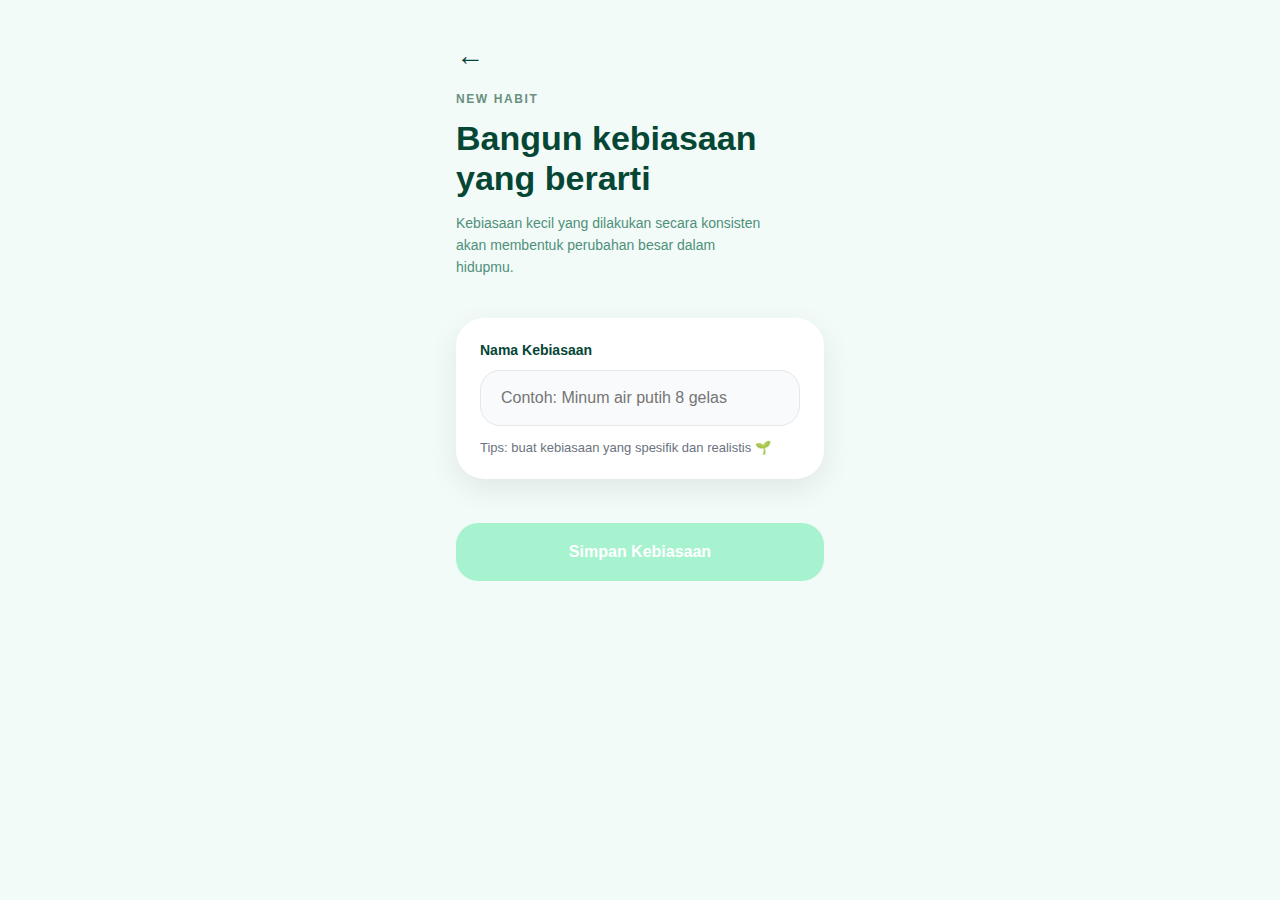
<file: add-note.html>
<!DOCTYPE html>
<html lang="id">
<head>
  <meta charset="UTF-8" />
  <meta name="viewport" content="width=device-width, initial-scale=1.0"/>
  <title>Add Habit • HealthyNotes</title>

  <style>
    * {
      margin: 0;
      padding: 0;
      box-sizing: border-box;
      font-family: -apple-system, BlinkMacSystemFont, "Segoe UI", sans-serif;
    }

    body {
      background: #F2FBF8;
      color: #064635;
    }

    .container {
      max-width: 420px;
      margin: 0 auto;
      padding: 20px 26px 60px;
      min-height: 100vh;
    }

    .top-bar {
      margin-top: 20px;
      margin-bottom: 12px;
    }

    .back {
      font-size: 28px;
      font-weight: 700;
      color: #064635;
      text-decoration: none;
    }

    .header {
      margin-top: 20px;
      margin-bottom: 40px;
    }

    .overline {
      font-size: 12px;
      font-weight: 700;
      color: #6B9080;
      letter-spacing: 1.6px;
      text-transform: uppercase;
      margin-bottom: 12px;
    }

    .title {
      font-size: 34px;
      font-weight: 900;
      line-height: 40px;
      margin-bottom: 14px;
    }

    .description {
      font-size: 14px;
      color: #4F8F7A;
      line-height: 22px;
      max-width: 320px;
    }

    .card {
      background: #ffffff;
      border-radius: 28px;
      padding: 24px;
      box-shadow: 0 10px 30px rgba(0,0,0,0.08);
    }

    .label {
      font-size: 14px;
      font-weight: 700;
      margin-bottom: 12px;
    }

    .input {
      width: 100%;
      background: #F9FAFB;
      border-radius: 20px;
      padding: 18px 20px;
      font-size: 16px;
      border: 1px solid #E5E7EB;
      outline: none;
    }

    .helper {
      margin-top: 14px;
      font-size: 13px;
      color: #6B7280;
    }

    .cta-btn {
      margin-top: 44px;
      width: 100%;
      padding: 20px;
      border-radius: 22px;
      border: none;
      font-size: 16px;
      font-weight: 900;
      color: #ffffff;
      background: #059669;
      box-shadow: 0 12px 30px rgba(5,150,105,0.45);
      cursor: pointer;
      transition: all 0.2s ease;
    }

    .cta-btn:disabled {
      background: #A7F3D0;
      box-shadow: none;
      cursor: not-allowed;
    }
  </style>
</head>
<body>

  <div class="container">

    <div class="top-bar">
      <a href="javascript:history.back()" class="back">←</a>
    </div>

    <div class="header">
      <div class="overline">New Habit</div>
      <div class="title">
        Bangun kebiasaan<br/>yang berarti
      </div>
      <div class="description">
        Kebiasaan kecil yang dilakukan secara konsisten akan membentuk
        perubahan besar dalam hidupmu.
      </div>
    </div>

    <div class="card">
      <div class="label">Nama Kebiasaan</div>
      <input
        id="habitInput"
        class="input"
        type="text"
        placeholder="Contoh: Minum air putih 8 gelas"
      />
      <div class="helper">
        Tips: buat kebiasaan yang spesifik dan realistis 🌱
      </div>
    </div>

    <button id="saveBtn" class="cta-btn" disabled>
      Simpan Kebiasaan
    </button>

  </div>

  <script>
    const input = document.getElementById("habitInput");
    const button = document.getElementById("saveBtn");

    function getHabits() {
      return JSON.parse(localStorage.getItem("habits")) || [];
    }

    function saveHabit(name) {
      const habits = getHabits();
      habits.push({
        id: Date.now(),
        name,
        createdAt: new Date().toISOString(),
        completed: false
      });
      localStorage.setItem("habits", JSON.stringify(habits));
    }

    input.addEventListener("input", () => {
      button.disabled = !input.value.trim();
    });

    button.addEventListener("click", () => {
      const habitName = input.value.trim();
      if (!habitName) return;

      saveHabit(habitName);

      // 👉 LANGSUNG PINDAH KE RIWAYAT
      window.location.href = "Riwayat.html";
    });
  </script>

</body>
</html>
</file>
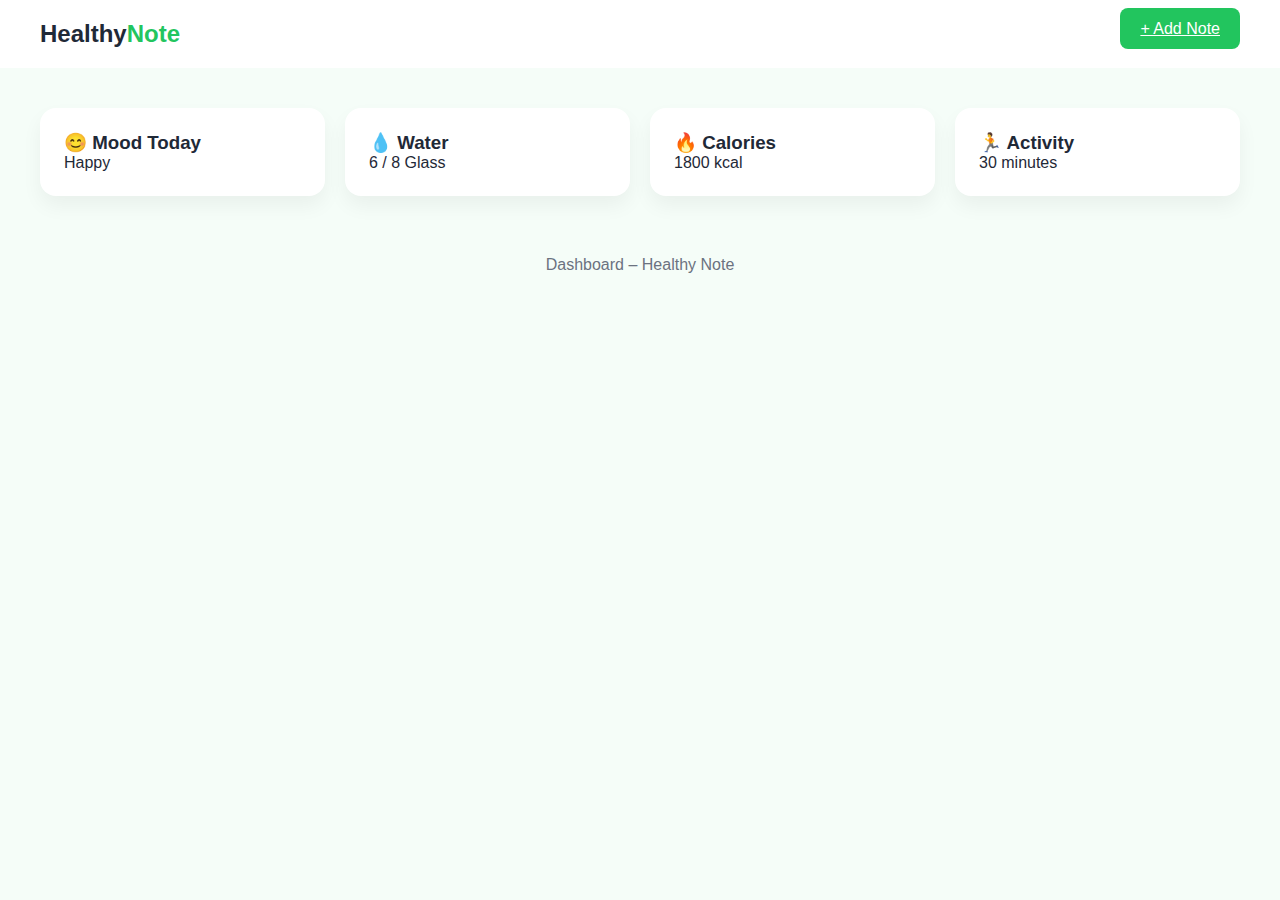
<file: dashboard.html>
<!DOCTYPE html>
<html lang="en">
<head>
  <meta charset="UTF-8">
  <title>Dashboard | Healthy Note</title>
  <link rel="stylesheet" href="style.css">
</head>
<body>

<nav class="navbar">
  <h1 class="logo">Healthy<span>Note</span></h1>
  <div>
    <a href="add-note.html" class="btn-primary">+ Add Note</a>
  </div>
</nav>

<section class="features">
  <div class="card">
    <h3>😊 Mood Today</h3>
    <p>Happy</p>
  </div>
  <div class="card">
    <h3>💧 Water</h3>
    <p>6 / 8 Glass</p>
  </div>
  <div class="card">
    <h3>🔥 Calories</h3>
    <p>1800 kcal</p>
  </div>
  <div class="card">
    <h3>🏃 Activity</h3>
    <p>30 minutes</p>
  </div>
</section>

<footer>Dashboard – Healthy Note</footer>

</body>
</html>
</file>
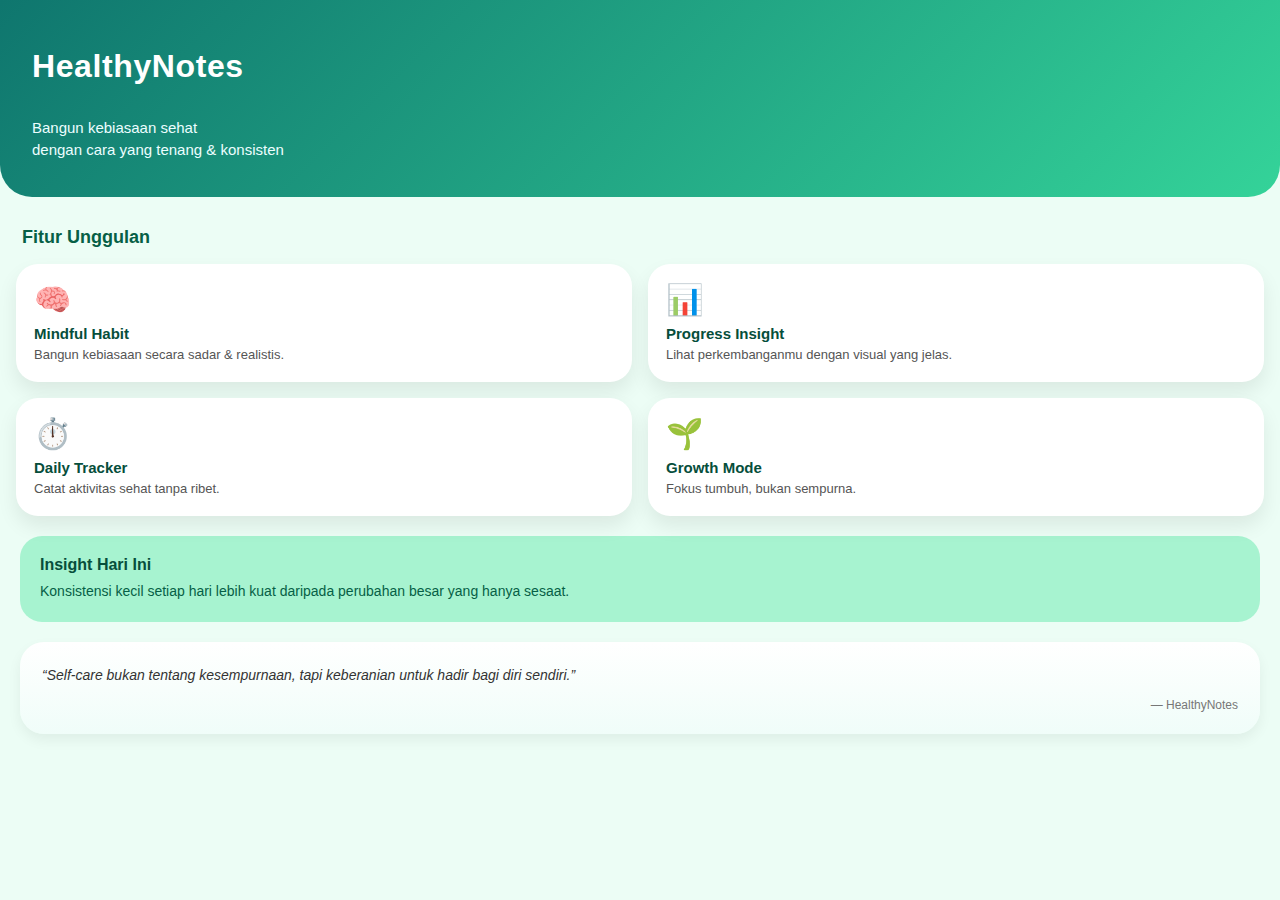
<file: explore.html>
<!DOCTYPE html>
<html lang="id">
<head>
  <meta charset="UTF-8" />
  <meta name="viewport" content="width=device-width, initial-scale=1.0" />
  <title>Explore • HealthyNotes</title>

  <style>
    * {
      margin: 0;
      padding: 0;
      box-sizing: border-box;
      font-family: -apple-system, BlinkMacSystemFont, "Segoe UI", sans-serif;
    }

    body {
      background: #ECFDF5;
      color: #064E3B;
    }

    .container {
      padding-bottom: 50px;
    }

    /* ===== HERO ===== */
    .hero {
      background: linear-gradient(135deg, #0F766E, #34D399);
      padding: 48px 32px 36px;
      border-bottom-left-radius: 32px;
      border-bottom-right-radius: 32px;
      margin-bottom: 30px;
    }

    .hero-title {
      font-size: 32px;
      font-weight: 900;
      color: #ffffff;
      letter-spacing: 0.6px;
    }

    .hero-subtitle {
      font-size: 15px;
      color: #ECFEFF;
      margin-top: 10px;
      line-height: 22px;
      white-space: pre-line;
    }

    /* ===== SECTION ===== */
    .section-title {
      font-size: 18px;
      font-weight: 800;
      color: #065F46;
      padding: 0 22px;
      margin-bottom: 16px;
    }

    /* ===== FEATURES ===== */
    .feature-row {
      display: flex;
      justify-content: space-between;
      padding: 0 16px;
      margin-bottom: 16px;
      gap: 16px;
    }

    .feature-card {
      flex: 1;
      background: #ffffff;
      border-radius: 22px;
      padding: 18px;
      box-shadow: 0 10px 20px rgba(0,0,0,0.08);
      cursor: pointer;
      transition: transform 0.15s ease;
    }

    .feature-card:active {
      transform: scale(0.96);
    }

    .feature-icon {
      font-size: 30px;
      margin-bottom: 8px;
    }

    .feature-title {
      font-size: 15px;
      font-weight: 800;
      color: #064E3B;
      margin-bottom: 4px;
    }

    .feature-desc {
      font-size: 13px;
      color: #555;
      line-height: 18px;
    }

    /* ===== INSIGHT ===== */
    .insight-card {
      background: #A7F3D0;
      margin: 20px;
      border-radius: 22px;
      padding: 20px;
      cursor: pointer;
      transition: opacity 0.15s ease;
    }

    .insight-card:active {
      opacity: 0.9;
    }

    .insight-title {
      font-size: 16px;
      font-weight: 800;
      margin-bottom: 6px;
    }

    .insight-text {
      font-size: 14px;
      line-height: 22px;
      color: #065F46;
    }

    /* ===== QUOTE ===== */
    .quote-card {
      margin: 0 20px;
      border-radius: 24px;
      padding: 22px;
      background: linear-gradient(#ffffff, #F0FDF9);
      box-shadow: 0 6px 14px rgba(0,0,0,0.06);
    }

    .quote-text {
      font-size: 14px;
      font-style: italic;
      color: #333;
      line-height: 22px;
    }

    .quote-author {
      font-size: 12px;
      margin-top: 12px;
      text-align: right;
      color: #777;
    }
  </style>
</head>
<body>

  <div class="container">

    <!-- HERO -->
    <div class="hero">
      <div class="hero-title">HealthyNotes</div>
      <div class="hero-subtitle">
        Bangun kebiasaan sehat
        dengan cara yang tenang & konsisten
      </div>
    </div>

    <!-- FEATURES -->
    <div class="section-title">Fitur Unggulan</div>

    <div class="feature-row">
      <div class="feature-card">
        <div class="feature-icon">🧠</div>
        <div class="feature-title">Mindful Habit</div>
        <div class="feature-desc">
          Bangun kebiasaan secara sadar & realistis.
        </div>
      </div>

      <div class="feature-card">
        <div class="feature-icon">📊</div>
        <div class="feature-title">Progress Insight</div>
        <div class="feature-desc">
          Lihat perkembanganmu dengan visual yang jelas.
        </div>
      </div>
    </div>

    <div class="feature-row">
      <div class="feature-card">
        <div class="feature-icon">⏱️</div>
        <div class="feature-title">Daily Tracker</div>
        <div class="feature-desc">
          Catat aktivitas sehat tanpa ribet.
        </div>
      </div>

      <div class="feature-card">
        <div class="feature-icon">🌱</div>
        <div class="feature-title">Growth Mode</div>
        <div class="feature-desc">
          Fokus tumbuh, bukan sempurna.
        </div>
      </div>
    </div>

    <!-- INSIGHT -->
    <div class="insight-card">
      <div class="insight-title">Insight Hari Ini</div>
      <div class="insight-text">
        Konsistensi kecil setiap hari lebih kuat daripada perubahan besar
        yang hanya sesaat.
      </div>
    </div>

    <!-- QUOTE -->
    <div class="quote-card">
      <div class="quote-text">
        “Self-care bukan tentang kesempurnaan,
        tapi keberanian untuk hadir bagi diri sendiri.”
      </div>
      <div class="quote-author">— HealthyNotes</div>
    </div>

  </div>

</body>
</html>
</file>
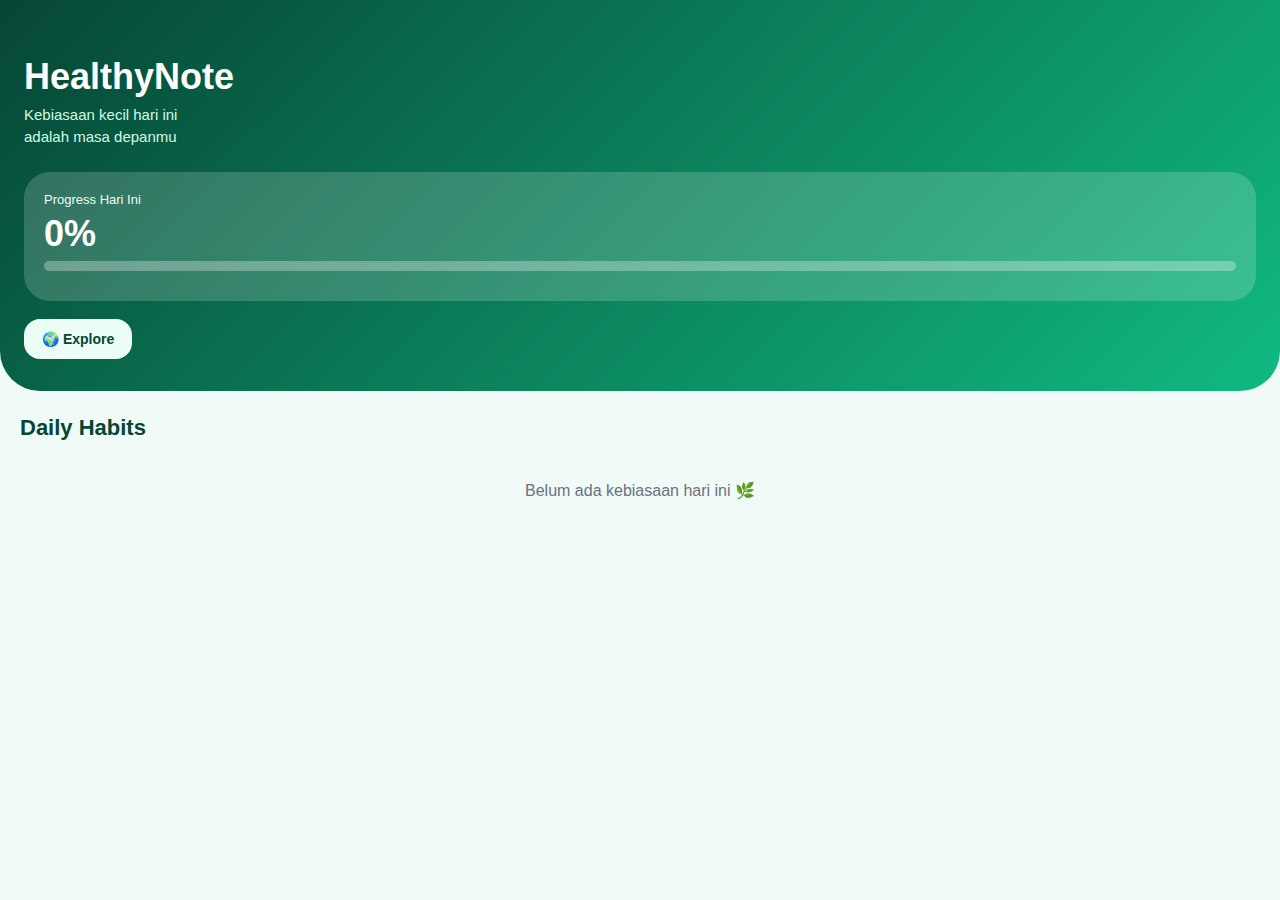
<file: Riwayat.html>
<!DOCTYPE html>
<html lang="id">
<head>
  <meta charset="UTF-8" />
  <meta name="viewport" content="width=device-width, initial-scale=1.0"/>
  <title>HealthyNote • Home</title>

  <style>
    * {
      margin: 0;
      padding: 0;
      box-sizing: border-box;
      font-family: -apple-system, BlinkMacSystemFont, "Segoe UI", sans-serif;
    }

    body {
      background: #F0FBF8;
      color: #064635;
    }

    /* ===== HERO ===== */
    .hero {
      background: linear-gradient(135deg, #064635, #10B981);
      padding: 56px 24px 32px;
      border-bottom-left-radius: 40px;
      border-bottom-right-radius: 40px;
    }

    .hero-title {
      font-size: 36px;
      font-weight: 900;
      color: #fff;
    }

    .hero-subtitle {
      margin-top: 6px;
      font-size: 15px;
      color: #D1FAE5;
      line-height: 22px;
    }

    .hero-glass {
      margin-top: 24px;
      background: rgba(255,255,255,0.18);
      border-radius: 26px;
      padding: 20px;
    }

    .hero-label {
      font-size: 13px;
      color: #ECFDF5;
    }

    .hero-percent {
      font-size: 36px;
      font-weight: 900;
      color: #fff;
      margin: 6px 0;
    }

    .bar-bg {
      height: 10px;
      border-radius: 10px;
      background: rgba(255,255,255,0.3);
      overflow: hidden;
    }

    .bar-fill {
      height: 100%;
      background: #A7F3D0;
      width: 0%;
      transition: width 0.3s ease;
    }

    .hero-motivation {
      margin-top: 10px;
      font-size: 13px;
      color: #ECFDF5;
    }

    /* HERO ACTION */
    .hero-actions {
      margin-top: 18px;
      display: flex;
      gap: 12px;
    }

    .hero-btn {
      padding: 12px 18px;
      border-radius: 16px;
      border: none;
      font-size: 14px;
      font-weight: 800;
      cursor: pointer;
    }

    .explore-btn {
      background: #ECFDF5;
      color: #064635;
    }

    /* ===== CONTENT ===== */
    .section-title {
      font-size: 22px;
      font-weight: 900;
      margin: 24px 20px 14px;
    }

    .list {
      padding: 0 20px 120px;
    }

    .card {
      background: #fff;
      padding: 20px;
      border-radius: 24px;
      display: flex;
      align-items: center;
      gap: 12px;
      margin-bottom: 10px;
      box-shadow: 0 8px 20px rgba(0,0,0,0.12);
      cursor: pointer;
    }

    .card.done {
      background: #ECFDF5;
      border-left: 6px solid #10B981;
    }

    .card-title {
      font-size: 16px;
      font-weight: 800;
    }

    .card.done .card-title {
      text-decoration: line-through;
      color: #6B9080;
    }

    .card-category {
      font-size: 12px;
      color: #6B7280;
      margin-top: 4px;
    }

    .check {
      font-size: 22px;
    }

    .actions {
      display: flex;
      justify-content: flex-end;
      gap: 10px;
      margin-bottom: 18px;
    }

    .btn {
      padding: 10px 12px;
      border-radius: 14px;
      cursor: pointer;
      font-size: 16px;
    }

    .edit { background: #E0F2FE; }
    .delete { background: #FEE2E2; }

    .empty {
      text-align: center;
      margin-top: 40px;
      color: #6B7280;
    }

    /* ===== MODAL ===== */
    .modal {
      position: fixed;
      inset: 0;
      background: rgba(0,0,0,0.5);
      display: none;
      justify-content: center;
      align-items: center;
    }

    .modal-box {
      background: #fff;
      padding: 28px;
      border-radius: 30px;
      width: 88%;
      max-width: 360px;
    }

    .modal-title {
      text-align: center;
      font-size: 22px;
      font-weight: 900;
      margin-bottom: 20px;
    }

    .input {
      width: 100%;
      padding: 14px;
      border-radius: 14px;
      border: 1px solid #E5E7EB;
      background: #F9FAFB;
      margin-bottom: 16px;
      font-size: 15px;
    }

    .modal-actions {
      display: flex;
      gap: 12px;
    }

    .cancel {
      flex: 1;
      background: #F3F4F6;
      padding: 14px;
      border-radius: 14px;
      text-align: center;
      font-weight: 700;
      cursor: pointer;
    }

    .save {
      flex: 1;
      background: #059669;
      padding: 14px;
      border-radius: 14px;
      text-align: center;
      font-weight: 700;
      color: #fff;
      cursor: pointer;
    }
  </style>
</head>
<body>

  <!-- HERO -->
  <div class="hero">
    <div class="hero-title">HealthyNote</div>
    <div class="hero-subtitle">
      Kebiasaan kecil hari ini<br/>adalah masa depanmu
    </div>

    <div class="hero-glass">
      <div class="hero-label">Progress Hari Ini</div>
      <div class="hero-percent" id="percent">0%</div>
      <div class="bar-bg">
        <div class="bar-fill" id="bar"></div>
      </div>
      <div class="hero-motivation" id="motivation"></div>
    </div>

    <!-- BUTTON EXPLORE -->
    <div class="hero-actions">
      <button class="hero-btn explore-btn" onclick="goExplore()">🌍 Explore</button>
    </div>
  </div>

  <div class="section-title">Daily Habits</div>
  <div class="list" id="list"></div>

  <!-- MODAL -->
  <div class="modal" id="modal">
    <div class="modal-box">
      <div class="modal-title">Edit Kebiasaan</div>
      <input id="editTitle" class="input" placeholder="Judul kebiasaan">
      <input id="editCategory" class="input" placeholder="Kategori">
      <div class="modal-actions">
        <div class="cancel" onclick="closeModal()">Batal</div>
        <div class="save" onclick="saveEdit()">Simpan</div>
      </div>
    </div>
  </div>

  <script>
    let habits = JSON.parse(localStorage.getItem("habits")) || [];

    let editingId = null;

    function saveData() {
      localStorage.setItem("habits", JSON.stringify(habits));
    }

    function render() {
      const list = document.getElementById("list");
      list.innerHTML = "";

      if (habits.length === 0) {
        list.innerHTML = `<div class="empty">Belum ada kebiasaan hari ini 🌿</div>`;
      }

      habits.forEach(h => {
        list.innerHTML += `
          <div class="card ${h.done ? "done" : ""}" onclick="toggle(${h.id})">
            <div style="flex:1">
              <div class="card-title">${h.title}</div>
              <div class="card-category">${h.category || "-"}</div>
            </div>
            <div class="check">${h.done ? "✔️" : "⭕"}</div>
          </div>
          <div class="actions">
            <div class="btn edit" onclick="event.stopPropagation(); openModal(${h.id})">✏️</div>
            <div class="btn delete" onclick="event.stopPropagation(); removeHabit(${h.id})">🗑️</div>
          </div>
        `;
      });

      updateProgress();
    }

    function toggle(id) {
      habits = habits.map(h => h.id === id ? { ...h, done: !h.done } : h);
      saveData();
      render();
    }

    function removeHabit(id) {
      if (confirm("Yakin ingin menghapus kebiasaan ini?")) {
        habits = habits.filter(h => h.id !== id);
        saveData();
        render();
      }
    }

    function updateProgress() {
      const done = habits.filter(h => h.done).length;
      const percent = habits.length ? Math.round(done / habits.length * 100) : 0;
      percentEl.textContent = percent + "%";
      bar.style.width = percent + "%";
      motivation.textContent =
        percent === 100 ? "🔥 Luar biasa! Semua tercapai hari ini"
        : percent >= 50 ? "💪 Kamu di jalur yang tepat"
        : "🌱 Mulai kecil, konsisten, dan tenang";
    }

    function openModal(id) {
      const habit = habits.find(h => h.id === id);
      editingId = id;
      editTitle.value = habit.title;
      editCategory.value = habit.category || "";
      modal.style.display = "flex";
    }

    function closeModal() {
      modal.style.display = "none";
    }

    function saveEdit() {
      if (!editTitle.value.trim()) return alert("Judul tidak boleh kosong");
      habits = habits.map(h =>
        h.id === editingId ? { ...h, title: editTitle.value, category: editCategory.value } : h
      );
      saveData();
      closeModal();
      render();
    }

    function goExplore() {
      window.location.href = "explore.html";
    }

    render();
  </script>

</body>
</html>
</file>
<file: style.css>
* {
  margin: 0;
  padding: 0;
  box-sizing: border-box;
  font-family: "Segoe UI", sans-serif;
}

body {
  background: #f5fdf8;
  color: #1f2937;
}

/* Navbar */
.navbar {
  display: flex;
  justify-content: space-between;
  padding: 20px 40px;
  background: white;
}

.logo {
  font-size: 24px;
}
.logo span {
  color: #22c55e;
}

/* Buttons */
.btn-primary {
  background: #22c55e;
  color: white;
  border: none;
  padding: 12px 20px;
  border-radius: 8px;
  cursor: pointer;
}

.btn-secondary {
  background: transparent;
  border: 2px solid #22c55e;
  color: #22c55e;
  padding: 12px 20px;
  border-radius: 8px;
  cursor: pointer;
}

.btn-outline {
  background: transparent;
  border: 1px solid #22c55e;
  color: #22c55e;
  padding: 8px 16px;
  border-radius: 6px;
}

/* Hero */
.hero {
  text-align: center;
  padding: 80px 20px;
}

.hero h2 {
  font-size: 42px;
  margin-bottom: 20px;
}

.hero p {
  color: #6b7280;
  margin-bottom: 30px;
}

.hero-actions {
  display: flex;
  justify-content: center;
  gap: 15px;
}

/* Features */
.features {
  display: grid;
  grid-template-columns: repeat(auto-fit, minmax(220px, 1fr));
  gap: 20px;
  padding: 40px;
}

.card {
  background: white;
  padding: 24px;
  border-radius: 16px;
  box-shadow: 0 10px 20px rgba(0,0,0,0.05);
}

/* Footer */
footer {
  text-align: center;
  padding: 20px;
  color: #6b7280;
}
</file>
